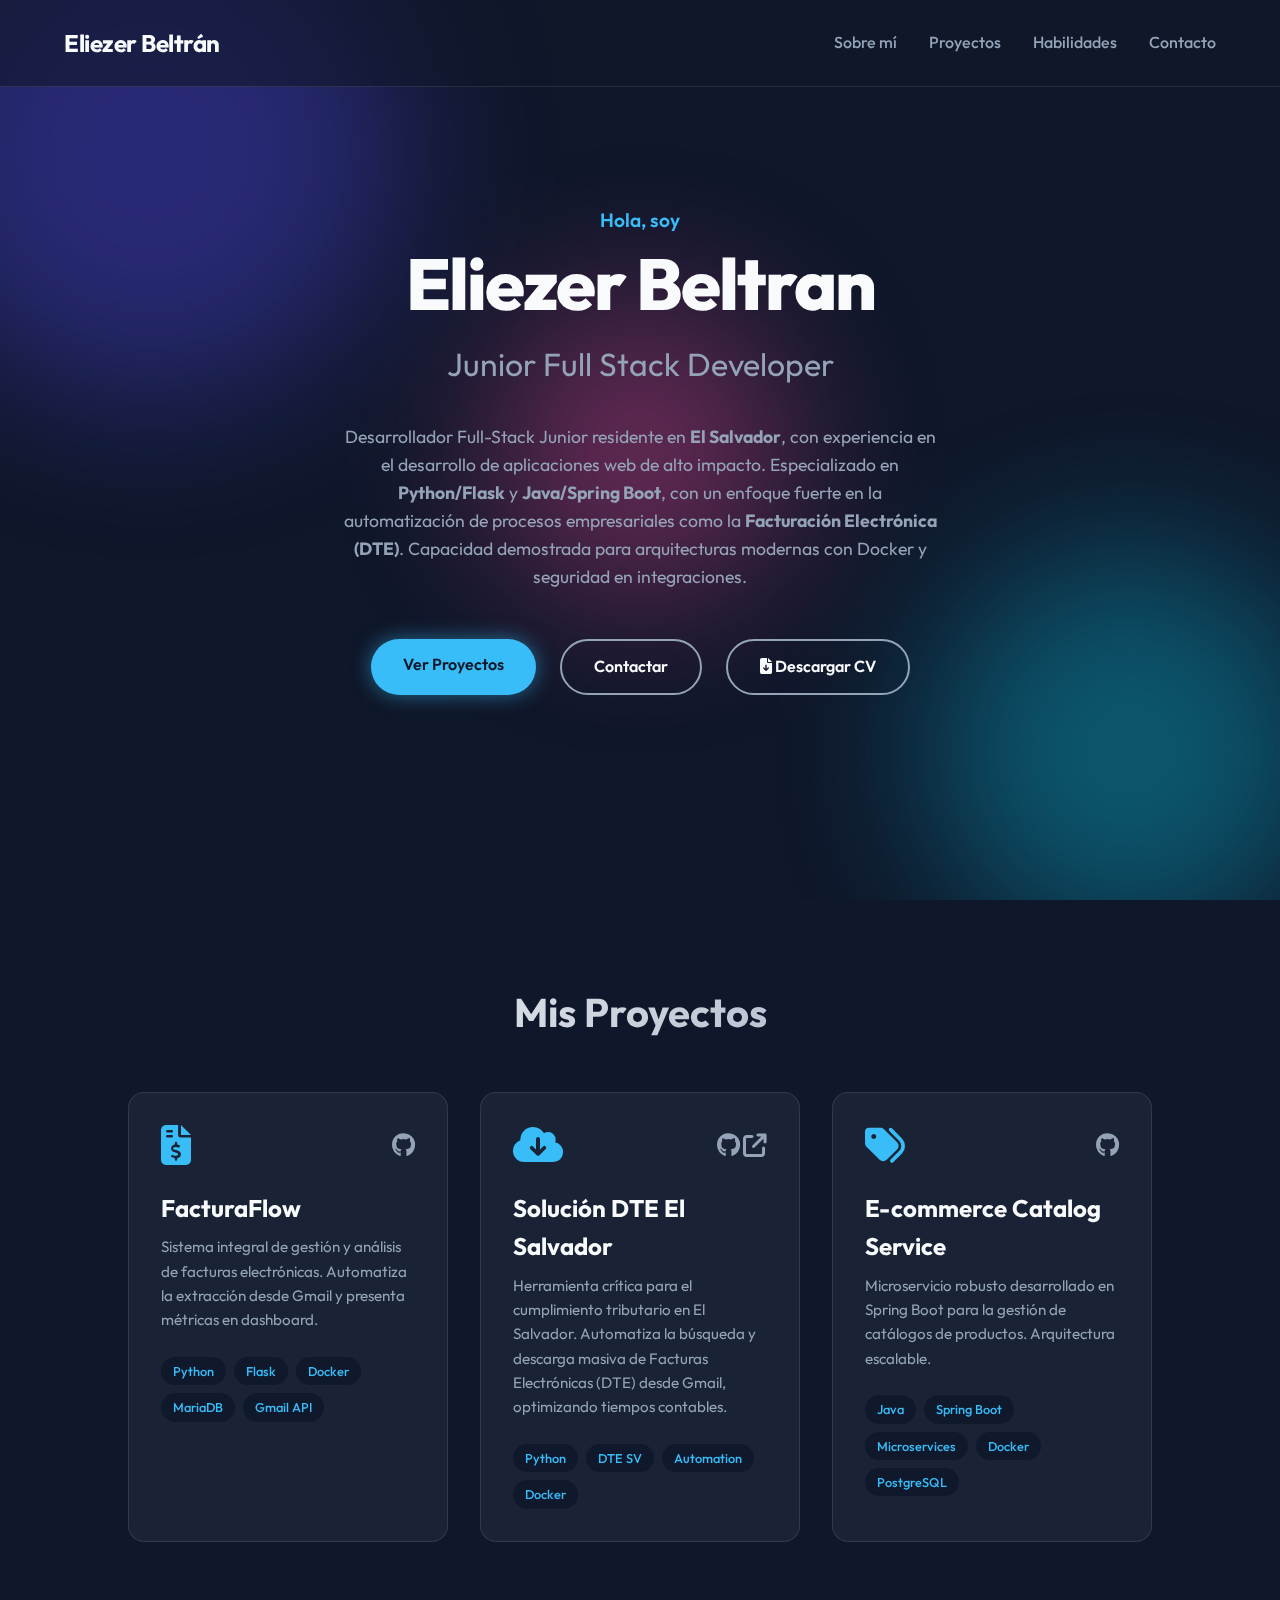
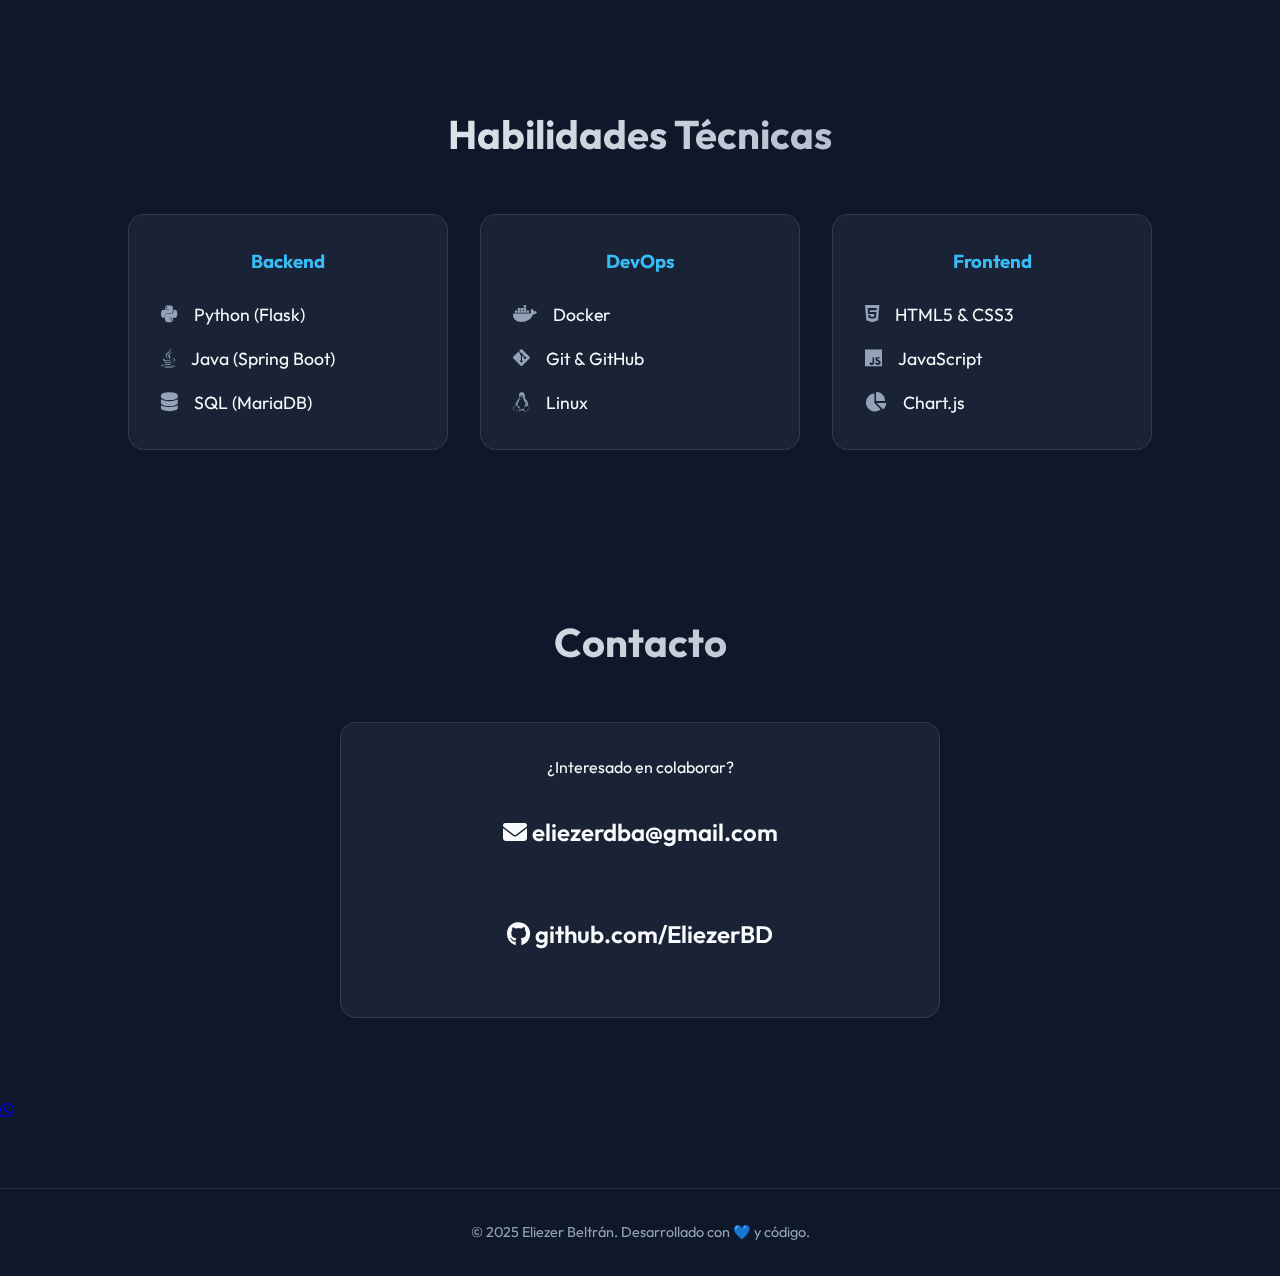
<file: cv-portfolio/index.html>
<!-- ======================================================================= -->
<!-- ======================================================================= -->
<!--                          AQUÍ COMIENZA EL HTML                          -->
<!-- ======================================================================= -->
<!-- ======================================================================= -->

<!DOCTYPE html>
<html lang="es">

<head>
    <meta charset="UTF-8">
    <meta name="viewport" content="width=device-width, initial-scale=1.0">
    <title>Eliezer Beltrán | Desarrollador Full Stack en El Salvador</title>

    <!-- Google Search Console Verification -->
    <meta name="google-site-verification" content="ixmtmrB8_iUvdy4Cie1R1VdI2LEORdllsZwFkvRO5k8" />

    <!-- SEO Meta Tags -->
    <meta name="description"
        content="Portfolio de Eliezer Beltrán, Desarrollador Full Stack Junior en El Salvador. Especializado en Python, Flask, Java Spring Boot y automatización de Factura Electrónica (DTE).">
    <meta name="keywords"
        content="Desarrollador Full Stack El Salvador, Programador Python El Salvador, Eliezer Beltran, DTE El Salvador, Facturación Electrónica El Salvador, Java Spring Boot, Docker, Junior Developer">
    <meta name="author" content="Eliezer Beltrán">
    <meta name="robots" content="index, follow">
    <link rel="canonical" href="https://eliezerbd.github.io/"> <!-- Ajustar si usas otro dominio -->

    <!-- Open Graph / Facebook / LinkedIn -->
    <meta property="og:type" content="website">
    <meta property="og:url" content="https://eliezerbd.github.io/">
    <meta property="og:title" content="Eliezer Beltrán | Desarrollador Full Stack El Salvador">
    <meta property="og:description"
        content="Desarrollador Full Stack con experiencia en automatización de sistemas y microservicios. Conoce mis proyectos como FacturaFlow y Buscador DTE.">
    <meta property="og:image" content="https://raw.githubusercontent.com/EliezerBD/mi-cv-web/main/preview.png">
    <!-- Asegúrate de tener una imagen de preview -->

    <!-- Twitter -->
    <meta property="twitter:card" content="summary_large_image">
    <meta property="twitter:url" content="https://eliezerbd.github.io/">
    <meta property="twitter:title" content="Eliezer Beltrán | Desarrollador Full Stack El Salvador">
    <meta property="twitter:description"
        content="Desarrollador Full Stack especializado en Python, Java y Docker. Proyectos de automatización y DTE.">
    <meta property="twitter:image" content="https://raw.githubusercontent.com/EliezerBD/mi-cv-web/main/preview.png">

    <!-- Schema.org (JSON-LD) -->
    <script type="application/ld+json">
    {
      "@context": "https://schema.org/",
      "@type": "Person",
      "name": "Eliezer Beltrán",
      "url": "https://eliezerbd.github.io/",
      "image": "https://github.com/EliezerBD.png",
      "sameAs": [
        "https://github.com/EliezerBD",
        "https://www.linkedin.com/in/tu-perfil-linkedin" 
      ],
      "jobTitle": "Full Stack Developer",
      "address": {
        "@type": "PostalAddress",
        "addressLocality": "San Salvador",
        "addressCountry": "SV"
      }
    }
    </script>

    <!-- Fuentes e Iconos (FontAwesome y Google Fonts) -->
    <link rel="preconnect" href="https://fonts.googleapis.com">
    <link rel="preconnect" href="https://fonts.gstatic.com" crossorigin>
    <link href="https://fonts.googleapis.com/css2?family=Outfit:wght@300;400;600;800&display=swap" rel="stylesheet">
    <link rel="stylesheet" href="https://cdnjs.cloudflare.com/ajax/libs/font-awesome/6.4.0/css/all.min.css">
    <link rel="stylesheet" href="style.css">


</head>

<body>
    <!-- (HTML) Fondo decorativo -->
    <div class="blob-cont">
        <div class="blob blob-one"></div>
        <div class="blob blob-two"></div>
        <div class="blob blob-three"></div>
    </div>

    <!-- (HTML) Menú -->
    <nav class="glass-nav">
        <div class="logo">Eliezer Beltrán</div>
        <ul class="nav-links">
            <li><a href="#about">Sobre mí</a></li>
            <li><a href="#projects">Proyectos</a></li>
            <li><a href="#skills">Habilidades</a></li>
            <li><a href="#contact">Contacto</a></li>
        </ul>
    </nav>

    <!-- (HTML) Sección Inicio -->
    <header class="hero" id="about">
        <div class="hero-content">
            <p class="greeting">Hola, soy</p>
            <h1>Eliezer Beltran</h1>
            <h2 class="dynamic-text">Junior Full Stack Developer</h2>
            <p class="bio">
                Desarrollador Full-Stack Junior residente en <strong>El Salvador</strong>, con experiencia en el
                desarrollo de aplicaciones web de alto impacto. Especializado en <strong>Python/Flask</strong> y
                <strong>Java/Spring Boot</strong>, con un enfoque fuerte en la automatización de procesos empresariales
                como la <strong>Facturación Electrónica (DTE)</strong>. Capacidad demostrada para arquitecturas modernas
                con Docker y seguridad en integraciones.
            </p>
            <div class="cta-buttons">
                <a href="#projects" class="btn primary">Ver Proyectos</a>
                <a href="#contact" class="btn secondary">Contactar</a>

                <!-- BOTÓN PARA DESCARGAR EL CV (ARCHIVO PDF) -->
                <a href="Eliezer_Beltran_CV.pdf" download="Eliezer_Beltran_CV.pdf" class="btn secondary"
                    title="Descargar CV en PDF">
                    <i class="fa-solid fa-file-arrow-down"></i> Descargar CV
                </a>
            </div>
        </div>
    </header>

    <!-- (HTML) Sección Proyectos -->
    <section id="projects" class="section">
        <h2 class="section-title">Mis Proyectos</h2>
        <div class="projects-grid">
            <!-- Proyecto 1 -->
            <article class="project-card glass-card">
                <div class="card-header">
                    <i class="fa-solid fa-file-invoice-dollar project-icon"></i>
                    <div class="links"><a href="https://github.com/EliezerBD/facturaflow" target="_blank"><i
                                class="fa-brands fa-github"></i></a></div>
                </div>
                <h3>FacturaFlow</h3>
                <p class="project-desc">Sistema integral de gestión y análisis de facturas electrónicas. Automatiza la
                    extracción desde Gmail y presenta métricas en dashboard.</p>
                <div class="tags">
                    <span>Python</span><span>Flask</span><span>Docker</span><span>MariaDB</span><span>Gmail API</span>
                </div>
            </article>

            <!-- Proyecto 2 -->
            <article class="project-card glass-card">
                <div class="card-header">
                    <i class="fa-solid fa-cloud-arrow-down project-icon"></i>
                    <div class="links">
                        <a href="https://github.com/EliezerBD/facturas-app-v2" target="_blank" title="Ver Código"><i
                                class="fa-brands fa-github"></i></a>
                        <a href="https://facturas-app-v2.onrender.com/" target="_blank" title="Ver Demo"><i
                                class="fa-solid fa-arrow-up-right-from-square"></i></a>
                    </div>
                </div>
                <h3>Solución DTE El Salvador</h3>
                <p class="project-desc">Herramienta crítica para el cumplimiento tributario en El Salvador. Automatiza
                    la búsqueda y descarga masiva de Facturas Electrónicas (DTE) desde Gmail, optimizando tiempos
                    contables.</p>
                <div class="tags"><span>Python</span><span>DTE SV</span><span>Automation</span><span>Docker</span></div>
            </article>

            <!-- Proyecto 3 -->
            <article class="project-card glass-card">
                <div class="card-header">
                    <i class="fa-solid fa-tags project-icon"></i>
                    <div class="links"><a href="https://github.com/EliezerBD/EcommDEMO" target="_blank"><i
                                class="fa-brands fa-github"></i></a></div>
                </div>
                <h3>E-commerce Catalog Service</h3>
                <p class="project-desc">Microservicio robusto desarrollado en Spring Boot para la gestión de catálogos
                    de productos. Arquitectura escalable.</p>
                <div class="tags"><span>Java</span><span>Spring
                        Boot</span><span>Microservices</span><span>Docker</span><span>PostgreSQL</span></div>
            </article>
        </div>
    </section>

    <!-- (HTML) Sección Habilidades -->
    <section id="skills" class="section">
        <h2 class="section-title">Habilidades Técnicas</h2>
        <div class="skills-container">
            <div class="skill-category glass-card">
                <h3>Backend</h3>
                <div class="skill-list">
                    <div class="skill-item"><i class="fa-brands fa-python"></i> Python (Flask)</div>
                    <div class="skill-item"><i class="fa-brands fa-java"></i> Java (Spring Boot)</div>
                    <div class="skill-item"><i class="fa-solid fa-database"></i> SQL (MariaDB)</div>
                </div>
            </div>
            <div class="skill-category glass-card">
                <h3>DevOps</h3>
                <div class="skill-list">
                    <div class="skill-item"><i class="fa-brands fa-docker"></i> Docker</div>
                    <div class="skill-item"><i class="fa-brands fa-git-alt"></i> Git & GitHub</div>
                    <div class="skill-item"><i class="fa-brands fa-linux"></i> Linux</div>
                </div>
            </div>
            <div class="skill-category glass-card">
                <h3>Frontend</h3>
                <div class="skill-list">
                    <div class="skill-item"><i class="fa-brands fa-html5"></i> HTML5 & CSS3</div>
                    <div class="skill-item"><i class="fa-brands fa-js"></i> JavaScript</div>
                    <div class="skill-item"><i class="fa-solid fa-chart-pie"></i> Chart.js</div>
                </div>
            </div>
        </div>
    </section>

    <!-- (HTML) Sección Contacto -->
    <section id="contact" class="section">
        <h2 class="section-title">Contacto</h2>
        <div class="contact-card glass-card">
            <p>¿Interesado en colaborar?</p>
            <a href="mailto:eliezerdba@gmail.com" class="email-link">
                <i class="fa-solid fa-envelope"></i> eliezerdba@gmail.com
            </a>
            <br>
            <a href="https://github.com/EliezerBD" target="_blank" class="email-link">
                <i class="fa-brands fa-github"></i> github.com/EliezerBD
            </a>
        </div>
    </section>

    <!-- Botón de WhatsApp Flotante -->
    <a href="https://wa.me/50379017880?text=Hola%20Eliezer,%20vi%20tu%20portfolio%20y%20me%20gustaría%20contactar%20contigo."
        class="whatsapp-float" target="_blank" title="Contactar por WhatsApp">
        <i class="fa-brands fa-whatsapp"></i>
    </a>

    <footer>
        <p>&copy; 2025 Eliezer Beltrán. Desarrollado con 💙 y código.</p>
    </footer>

    <!-- Script para Efecto de Revelación al Scroll -->
    <script>
        const observerOptions = {
            threshold: 0.1
        };

        const observer = new IntersectionObserver((entries) => {
            entries.forEach(entry => {
                if (entry.isIntersecting) {
                    entry.target.classList.add('reveal-visible');
                }
            });
        }, observerOptions);

        document.querySelectorAll('.glass-card, .section-title, .hero-content, .skill-category').forEach((el) => {
            el.classList.add('reveal');
            observer.observe(el);
        });
    </script>
</body>

</html>
</file>
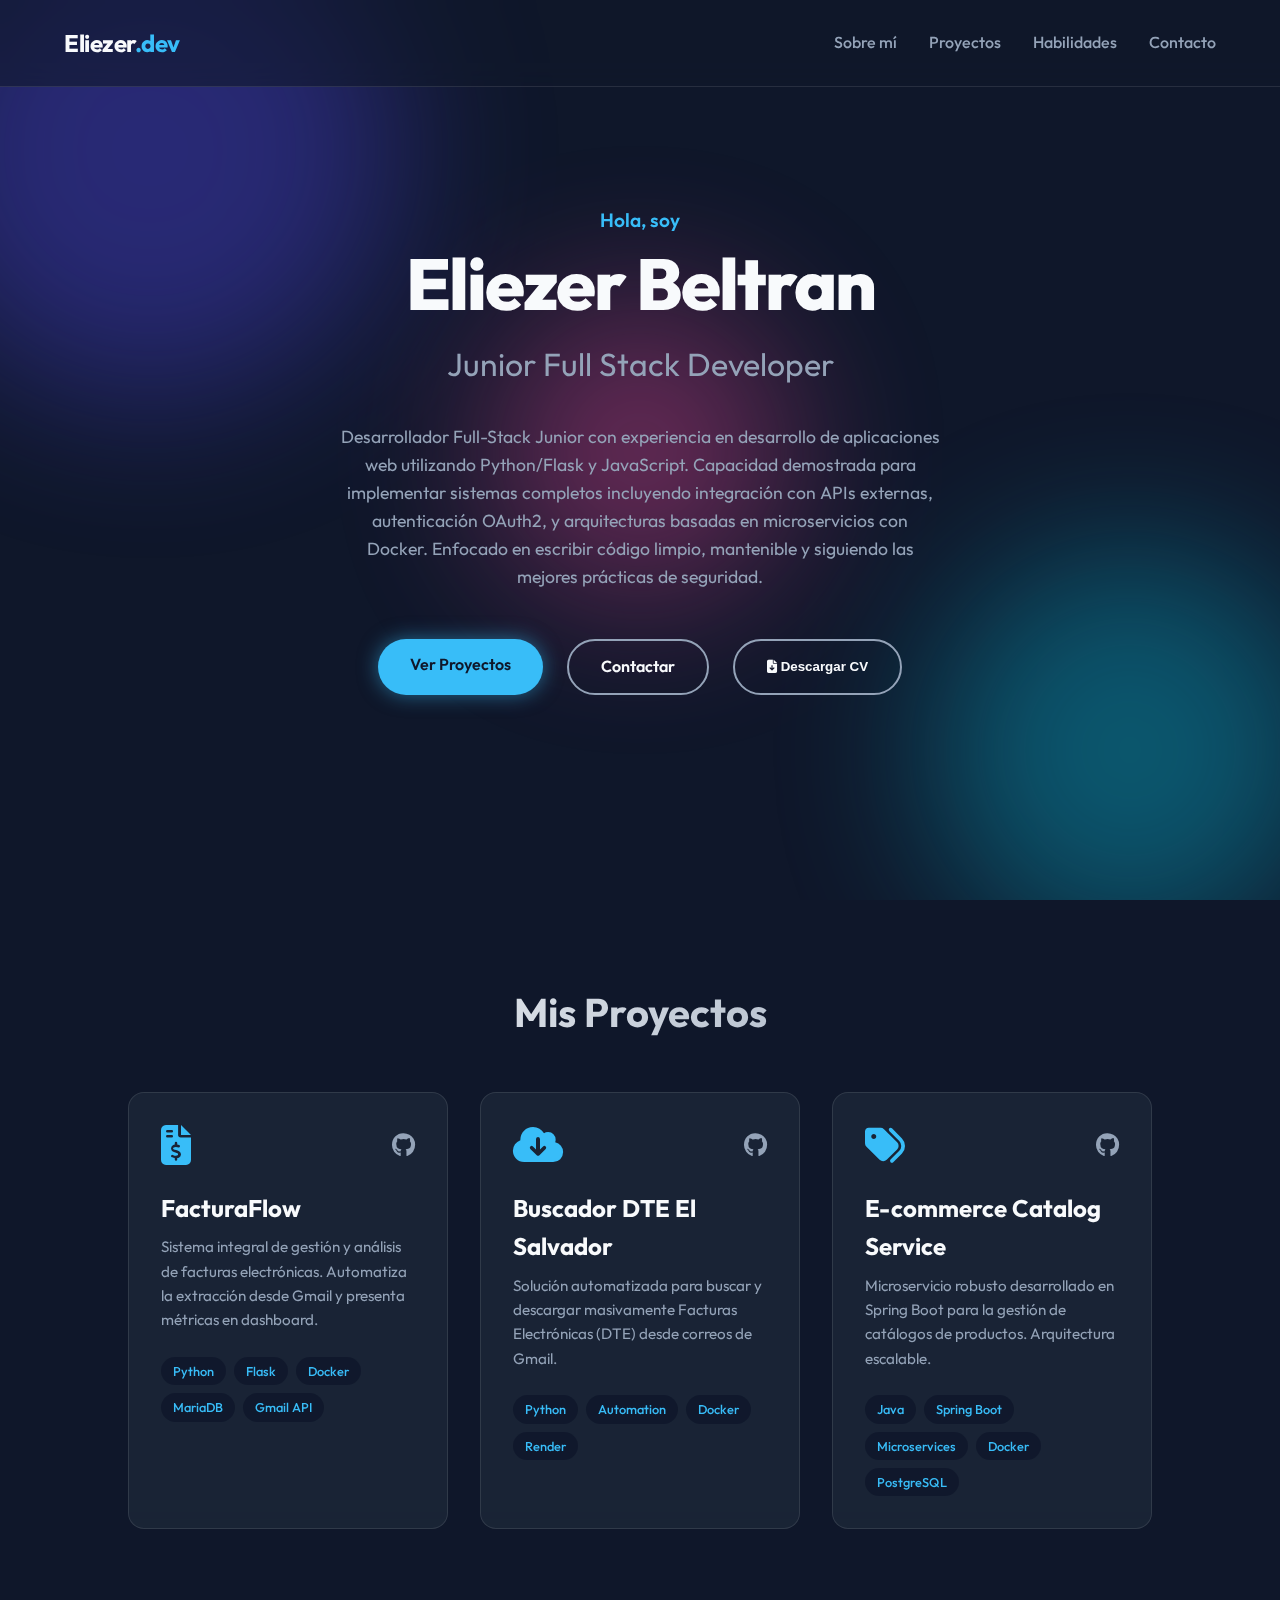
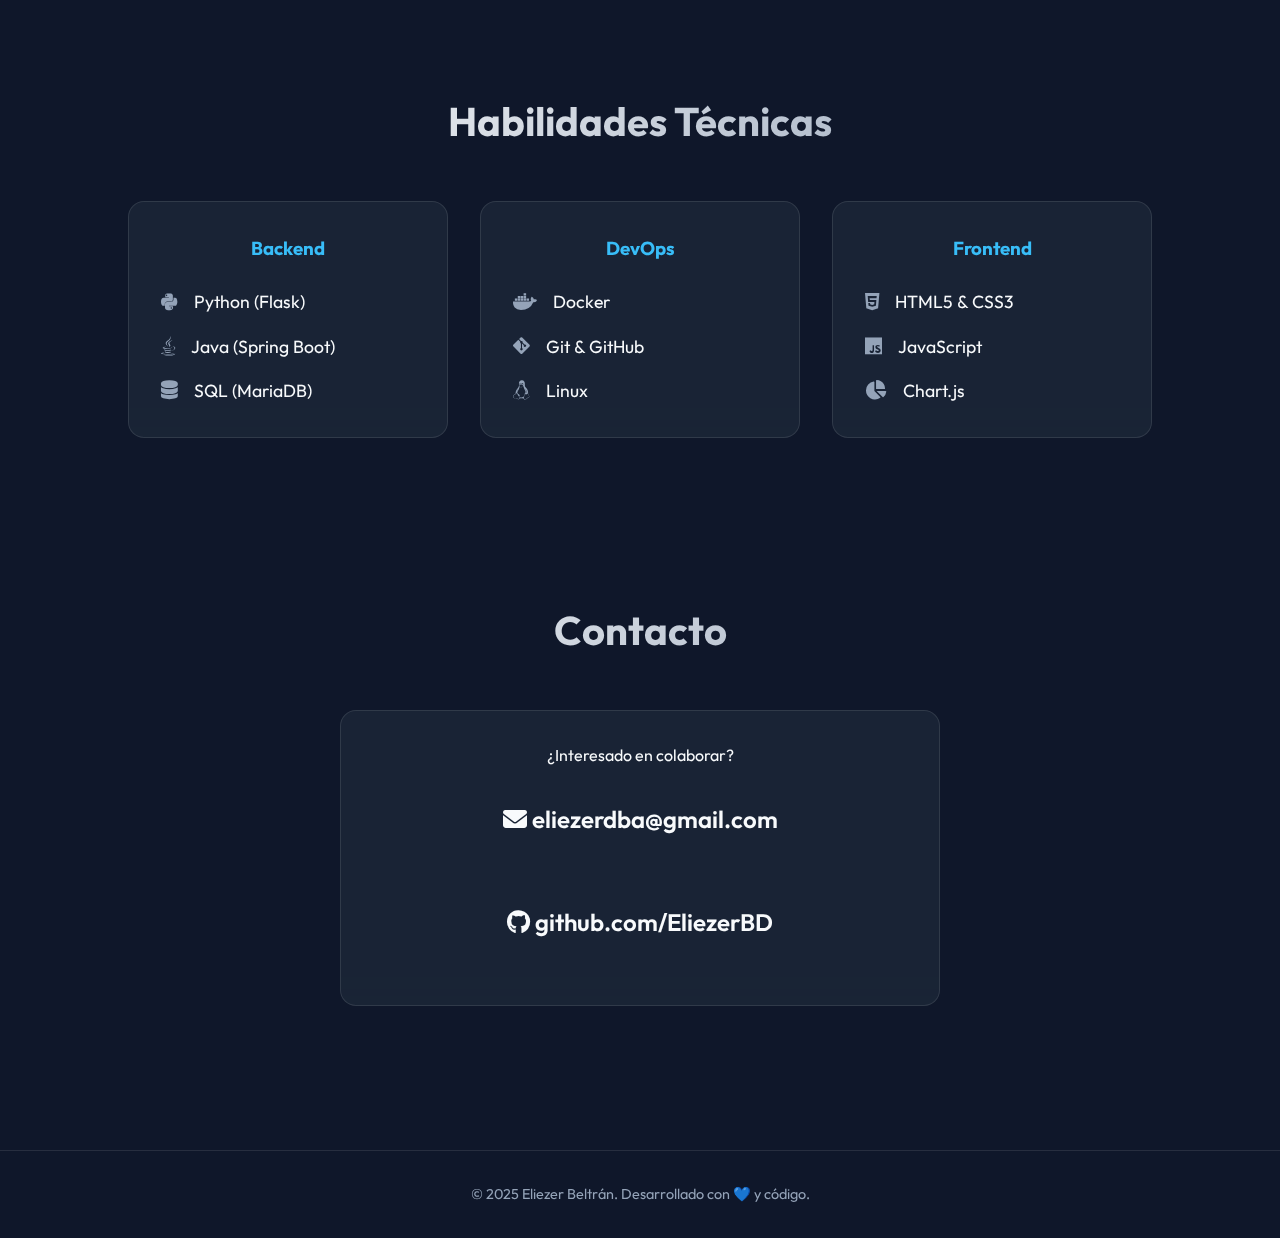
<file: cv-portfolio/inde.html>
<!-- ======================================================================= -->
<!-- ======================================================================= -->
<!--                          AQUÍ COMIENZA EL HTML                          -->
<!-- ======================================================================= -->
<!-- ======================================================================= -->

<!DOCTYPE html>
<html lang="es">
<head>
    <meta charset="UTF-8">
    <meta name="viewport" content="width=device-width, initial-scale=1.0">
    <title>Eliezer Beltran | Portfolio</title>
    
    <!-- Fuentes e Iconos (FontAwesome y Google Fonts) -->
    <link rel="preconnect" href="https://fonts.googleapis.com">
    <link rel="preconnect" href="https://fonts.gstatic.com" crossorigin>
    <link href="https://fonts.googleapis.com/css2?family=Outfit:wght@300;400;600;800&display=swap" rel="stylesheet">
    <link rel="stylesheet" href="https://cdnjs.cloudflare.com/ajax/libs/font-awesome/6.4.0/css/all.min.css">
    <link rel="stylesheet" href="style.css">


</head>

<body>
    <!-- (HTML) Fondo decorativo -->
    <div class="blob-cont">
        <div class="blob blob-one"></div>
        <div class="blob blob-two"></div>
        <div class="blob blob-three"></div>
    </div>

    <!-- (HTML) Menú -->
    <nav class="glass-nav">
        <div class="logo">Eliezer<span class="accent">.dev</span></div>
        <ul class="nav-links">
            <li><a href="#about">Sobre mí</a></li>
            <li><a href="#projects">Proyectos</a></li>
            <li><a href="#skills">Habilidades</a></li>
            <li><a href="#contact">Contacto</a></li>
        </ul>
    </nav>

    <!-- (HTML) Sección Inicio -->
    <header class="hero" id="about">
        <div class="hero-content">
            <p class="greeting">Hola, soy</p>
            <h1>Eliezer Beltran</h1>
            <h2 class="dynamic-text">Junior Full Stack Developer</h2>
            <p class="bio">
                Desarrollador Full-Stack Junior con experiencia en desarrollo de aplicaciones web utilizando
                Python/Flask y JavaScript. Capacidad demostrada para implementar sistemas completos incluyendo
                integración con APIs externas, autenticación OAuth2, y arquitecturas basadas en microservicios con
                Docker. Enfocado en escribir código limpio, mantenible y siguiendo las mejores prácticas de seguridad.
            </p>
            <div class="cta-buttons">
                <a href="#projects" class="btn primary">Ver Proyectos</a>
                <a href="#contact" class="btn secondary">Contactar</a>
                
                <!-- BOTÓN MÁGICO PARA DESCARGAR EL CV -->
                <button onclick="window.print()" class="btn secondary" title="Guardar esta página como PDF">
                    <i class="fa-solid fa-file-arrow-down"></i> Descargar CV
                </button>
            </div>
        </div>
    </header>

    <!-- (HTML) Sección Proyectos -->
    <section id="projects" class="section">
        <h2 class="section-title">Mis Proyectos</h2>
        <div class="projects-grid">
            <!-- Proyecto 1 -->
            <article class="project-card glass-card">
                <div class="card-header">
                    <i class="fa-solid fa-file-invoice-dollar project-icon"></i>
                    <div class="links"><a href="https://github.com/EliezerBD/facturaflow" target="_blank"><i class="fa-brands fa-github"></i></a></div>
                </div>
                <h3>FacturaFlow</h3>
                <p class="project-desc">Sistema integral de gestión y análisis de facturas electrónicas. Automatiza la extracción desde Gmail y presenta métricas en dashboard.</p>
                <div class="tags"><span>Python</span><span>Flask</span><span>Docker</span><span>MariaDB</span><span>Gmail API</span></div>
            </article>

            <!-- Proyecto 2 -->
            <article class="project-card glass-card">
                <div class="card-header">
                    <i class="fa-solid fa-cloud-arrow-down project-icon"></i>
                    <div class="links"><a href="https://github.com/EliezerBD/facturas-app-v2" target="_blank"><i class="fa-brands fa-github"></i></a></div>
                </div>
                <h3>Buscador DTE El Salvador</h3>
                <p class="project-desc">Solución automatizada para buscar y descargar masivamente Facturas Electrónicas (DTE) desde correos de Gmail.</p>
                <div class="tags"><span>Python</span><span>Automation</span><span>Docker</span><span>Render</span></div>
            </article>

            <!-- Proyecto 3 -->
            <article class="project-card glass-card">
                <div class="card-header">
                    <i class="fa-solid fa-tags project-icon"></i>
                    <div class="links"><a href="https://github.com/EliezerBD/EcommDEMO" target="_blank"><i class="fa-brands fa-github"></i></a></div>
                </div>
                <h3>E-commerce Catalog Service</h3>
                <p class="project-desc">Microservicio robusto desarrollado en Spring Boot para la gestión de catálogos de productos. Arquitectura escalable.</p>
                <div class="tags"><span>Java</span><span>Spring Boot</span><span>Microservices</span><span>Docker</span><span>PostgreSQL</span></div>
            </article>
        </div>
    </section>

    <!-- (HTML) Sección Habilidades -->
    <section id="skills" class="section">
        <h2 class="section-title">Habilidades Técnicas</h2>
        <div class="skills-container">
            <div class="skill-category glass-card">
                <h3>Backend</h3>
                <div class="skill-list">
                    <div class="skill-item"><i class="fa-brands fa-python"></i> Python (Flask)</div>
                    <div class="skill-item"><i class="fa-brands fa-java"></i> Java (Spring Boot)</div>
                    <div class="skill-item"><i class="fa-solid fa-database"></i> SQL (MariaDB)</div>
                </div>
            </div>
            <div class="skill-category glass-card">
                <h3>DevOps</h3>
                <div class="skill-list">
                    <div class="skill-item"><i class="fa-brands fa-docker"></i> Docker</div>
                    <div class="skill-item"><i class="fa-brands fa-git-alt"></i> Git & GitHub</div>
                    <div class="skill-item"><i class="fa-brands fa-linux"></i> Linux</div>
                </div>
            </div>
            <div class="skill-category glass-card">
                <h3>Frontend</h3>
                <div class="skill-list">
                    <div class="skill-item"><i class="fa-brands fa-html5"></i> HTML5 & CSS3</div>
                    <div class="skill-item"><i class="fa-brands fa-js"></i> JavaScript</div>
                    <div class="skill-item"><i class="fa-solid fa-chart-pie"></i> Chart.js</div>
                </div>
            </div>
        </div>
    </section>

    <!-- (HTML) Sección Contacto -->
    <section id="contact" class="section">
        <h2 class="section-title">Contacto</h2>
        <div class="contact-card glass-card">
            <p>¿Interesado en colaborar?</p>
            <a href="mailto:eliezerdba@gmail.com" class="email-link">
                <i class="fa-solid fa-envelope"></i> eliezerdba@gmail.com
            </a>
            <br>
            <a href="https://github.com/EliezerBD" target="_blank" class="email-link">
                <i class="fa-brands fa-github"></i> github.com/EliezerBD
            </a>
        </div>
    </section>

    <footer>
        <p>&copy; 2025 Eliezer Beltrán. Desarrollado con 💙 y código.</p>
    </footer>
</body>
</html>
</file>
<file: cv-portfolio/style.css>
:root {
    --bg-color: #0f172a;
    --text-primary: #f8fafc;
    --text-secondary: #94a3b8;
    --accent-color: #38bdf8;
    --accent-glow: rgba(56, 189, 248, 0.5);
    --card-bg: rgba(30, 41, 59, 0.7);
    --glass-border: rgba(255, 255, 255, 0.1);
    --font-main: 'Outfit', sans-serif;
}

* {
    margin: 0;
    padding: 0;
    box-sizing: border-box;
    scroll-behavior: smooth;
}

body {
    font-family: var(--font-main);
    background-color: var(--bg-color);
    color: var(--text-primary);
    overflow-x: hidden;
    line-height: 1.6;
}

/* Dynamic Background Blobs */
.blob-cont {
    position: fixed;
    top: 0;
    left: 0;
    width: 100%;
    height: 100vh;
    z-index: -1;
    overflow: hidden;
}

.blob {
    position: absolute;
    border-radius: 50%;
    filter: blur(80px);
    opacity: 0.4;
    animation: move 10s infinite alternate;
}

.blob-one {
    background: #4f46e5;
    width: 500px;
    height: 500px;
    top: -100px;
    left: -100px;
}

.blob-two {
    background: #06b6d4;
    width: 400px;
    height: 400px;
    bottom: -50px;
    right: -50px;
    animation-duration: 12s;
}

.blob-three {
    background: #ec4899;
    width: 300px;
    height: 300px;
    top: 50%;
    left: 50%;
    transform: translate(-50%, -50%);
    animation-duration: 8s;
}

@keyframes move {
    from { transform: translate(0, 0) scale(1); }
    to { transform: translate(30px, -30px) scale(1.1); }
}

/* Navigation */
.glass-nav {
    display: flex;
    justify-content: space-between;
    align-items: center;
    padding: 1.5rem 5%;
    position: fixed;
    width: 100%;
    top: 0;
    z-index: 100;
    background: rgba(15, 23, 42, 0.6);
    backdrop-filter: blur(10px);
    border-bottom: 1px solid var(--glass-border);
}

.logo {
    font-size: 1.5rem;
    font-weight: 700;
    letter-spacing: -0.5px;
}

.accent {
    color: var(--accent-color);
}

.nav-links {
    display: flex;
    gap: 2rem;
    list-style: none;
}

.nav-links a {
    color: var(--text-secondary);
    text-decoration: none;
    font-weight: 500;
    transition: color 0.3s ease;
}

.nav-links a:hover {
    color: var(--accent-color);
}

/* Sections */
.section {
    padding: 5rem 10%;
}

.section-title {
    font-size: 2.5rem;
    margin-bottom: 3rem;
    text-align: center;
    background: linear-gradient(120deg, #fff, var(--text-secondary));
    -webkit-background-clip: text;
    -webkit-text-fill-color: transparent;
}

/* Hero Section */
.hero {
    height: 100vh;
    display: flex;
    align-items: center;
    justify-content: center;
    text-align: center;
    padding: 0 1rem;
}

.greeting {
    color: var(--accent-color);
    font-size: 1.2rem;
    margin-bottom: 0.5rem;
    font-weight: 600;
}

.hero h1 {
    font-size: 4.5rem;
    font-weight: 800;
    line-height: 1.1;
    margin-bottom: 1rem;
    letter-spacing: -2px;
}

.dynamic-text {
    font-size: 2rem;
    color: var(--text-secondary);
    margin-bottom: 2rem;
    font-weight: 400;
}

.bio {
    max-width: 600px;
    margin: 0 auto 3rem;
    color: var(--text-secondary);
    font-size: 1.1rem;
}

.cta-buttons {
    display: flex;
    gap: 1.5rem;
    justify-content: center;
}

.btn {
    padding: 0.8rem 2rem;
    border-radius: 50px;
    text-decoration: none;
    font-weight: 600;
    transition: all 0.3s ease;
}

.btn.primary {
    background: var(--accent-color);
    color: #0f172a;
    box-shadow: 0 0 20px var(--accent-glow);
}

.btn.primary:hover {
    transform: translateY(-3px);
    box-shadow: 0 0 30px var(--accent-glow);
}

.btn.secondary {
    background: transparent;
    border: 2px solid var(--text-secondary);
    color: var(--text-primary);
}

.btn.secondary:hover {
    border-color: var(--accent-color);
    color: var(--accent-color);
}

/* Projects Grid */
.projects-grid {
    display: grid;
    grid-template-columns: repeat(auto-fit, minmax(320px, 1fr));
    gap: 2rem;
}

.glass-card {
    background: var(--card-bg);
    border: 1px solid var(--glass-border);
    backdrop-filter: blur(12px);
    border-radius: 16px;
    padding: 2rem;
    transition: transform 0.3s ease, border-color 0.3s ease;
}

.glass-card:hover {
    transform: translateY(-5px);
    border-color: var(--accent-color);
}

.project-card .card-header {
    display: flex;
    justify-content: space-between;
    align-items: center;
    margin-bottom: 1.5rem;
}

.project-icon {
    font-size: 2.5rem;
    color: var(--accent-color);
}

.links a {
    color: var(--text-secondary);
    font-size: 1.5rem;
    transition: color 0.3s;
}

.links a:hover {
    color: #fff;
}

.project-card h3 {
    font-size: 1.5rem;
    margin-bottom: 0.5rem;
}

.project-desc {
    color: var(--text-secondary);
    margin-bottom: 1.5rem;
    font-size: 0.95rem;
}

.tags {
    display: flex;
    flex-wrap: wrap;
    gap: 0.5rem;
}

.tags span {
    background: rgba(15, 23, 42, 0.8);
    color: var(--accent-color);
    padding: 0.25rem 0.75rem;
    border-radius: 20px;
    font-size: 0.8rem;
    font-weight: 500;
}

/* Skills */
.skills-container {
    display: grid;
    grid-template-columns: repeat(auto-fit, minmax(250px, 1fr));
    gap: 2rem;
}

.skill-category h3 {
    text-align: center;
    margin-bottom: 1.5rem;
    color: var(--accent-color);
}

.skill-list {
    display: flex;
    flex-direction: column;
    gap: 1rem;
}

.skill-item {
    display: flex;
    align-items: center;
    gap: 1rem;
    font-size: 1.1rem;
}

.skill-item i {
    color: var(--text-secondary);
    font-size: 1.2rem;
}

/* Contact */
.contact-card {
    text-align: center;
    max-width: 600px;
    margin: 0 auto;
}

.email-link {
    display: inline-block;
    margin: 2rem 0;
    font-size: 1.5rem;
    color: var(--text-primary);
    text-decoration: none;
    font-weight: 600;
}

.email-link:hover {
    color: var(--accent-color);
}

.social-links {
    font-size: 2rem;
}

.social-links a {
    color: var(--text-secondary);
    margin: 0 1rem;
    transition: color 0.3s;
}

.social-links a:hover {
    color: var(--accent-color);
}

/* Footer */
footer {
    text-align: center;
    padding: 2rem;
    color: var(--text-secondary);
    font-size: 0.9rem;
    border-top: 1px solid var(--glass-border);
    margin-top: 4rem;
}

/* Responsive */
@media (max-width: 768px) {
    .nav-links {
        display: none;
    }
    .hero h1 {
        font-size: 3rem;
    }
    .section {
        padding: 4rem 5%;
    }
}
</file>
